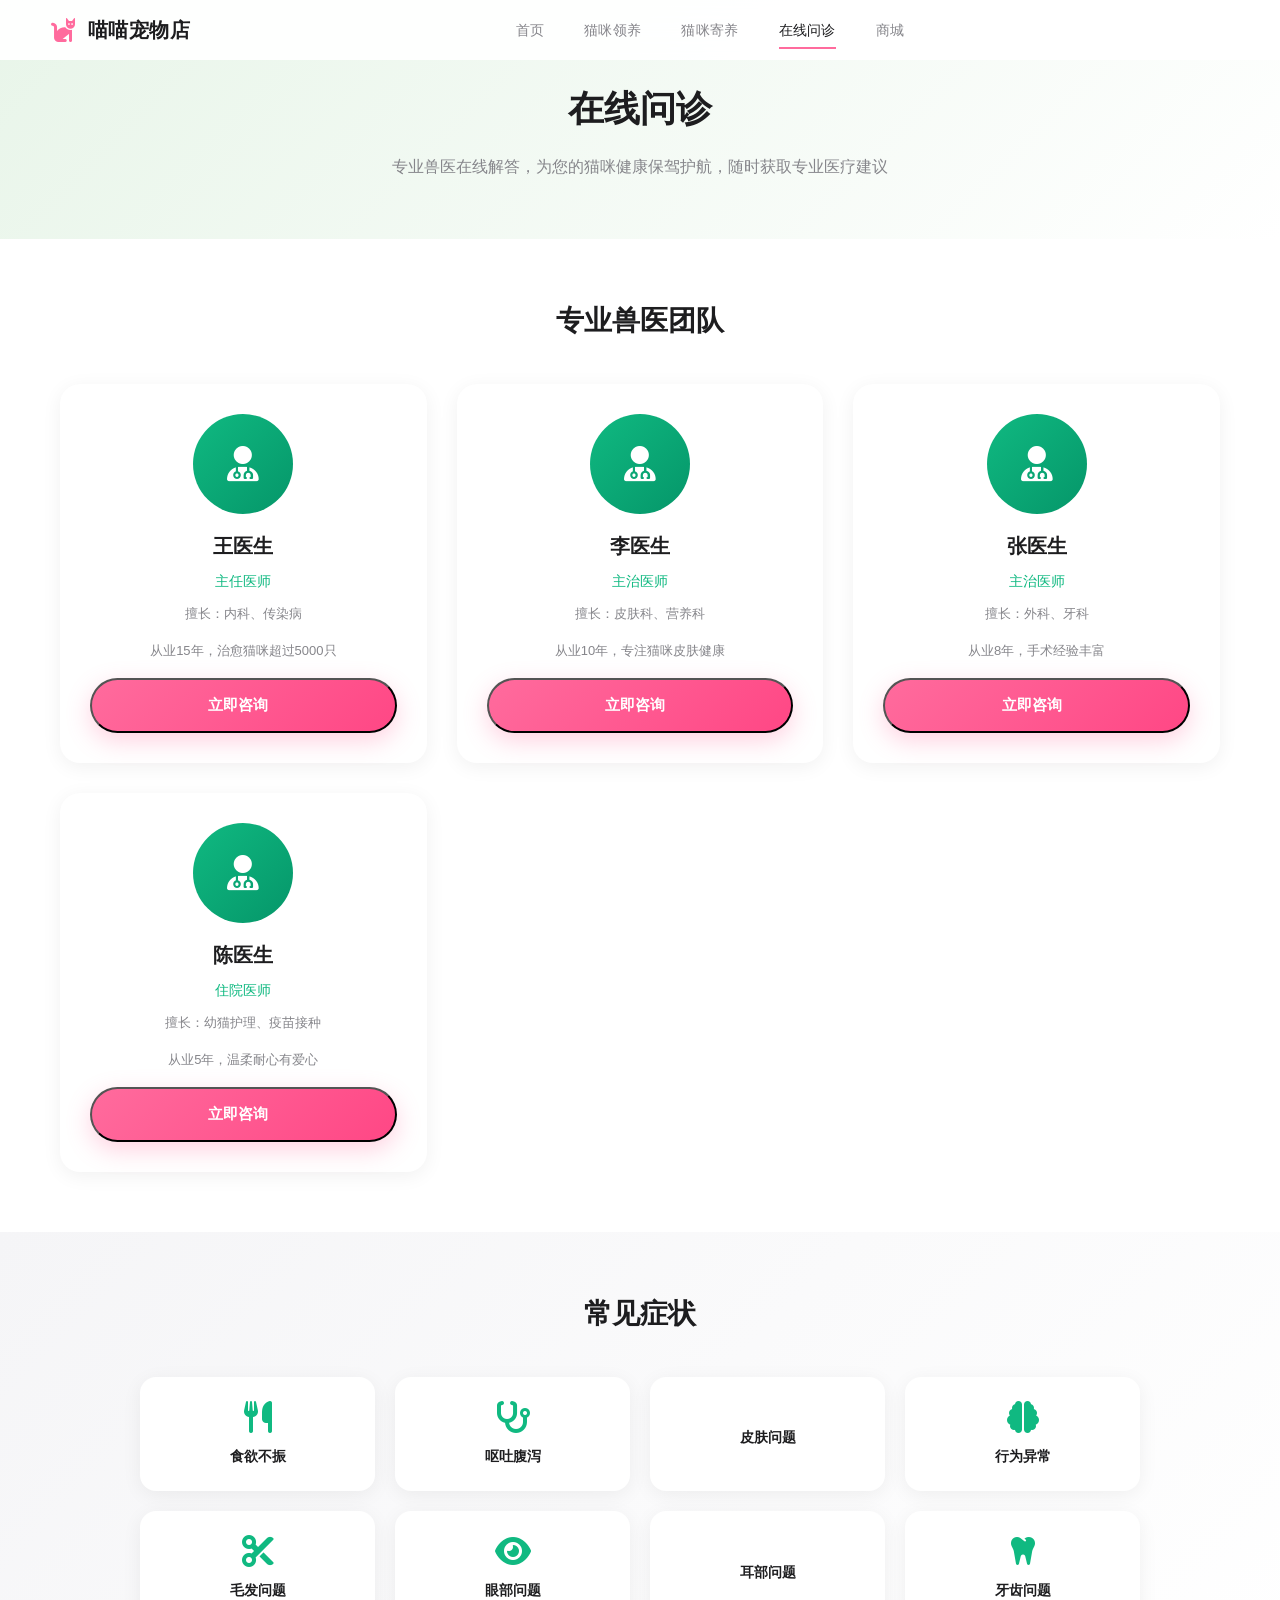
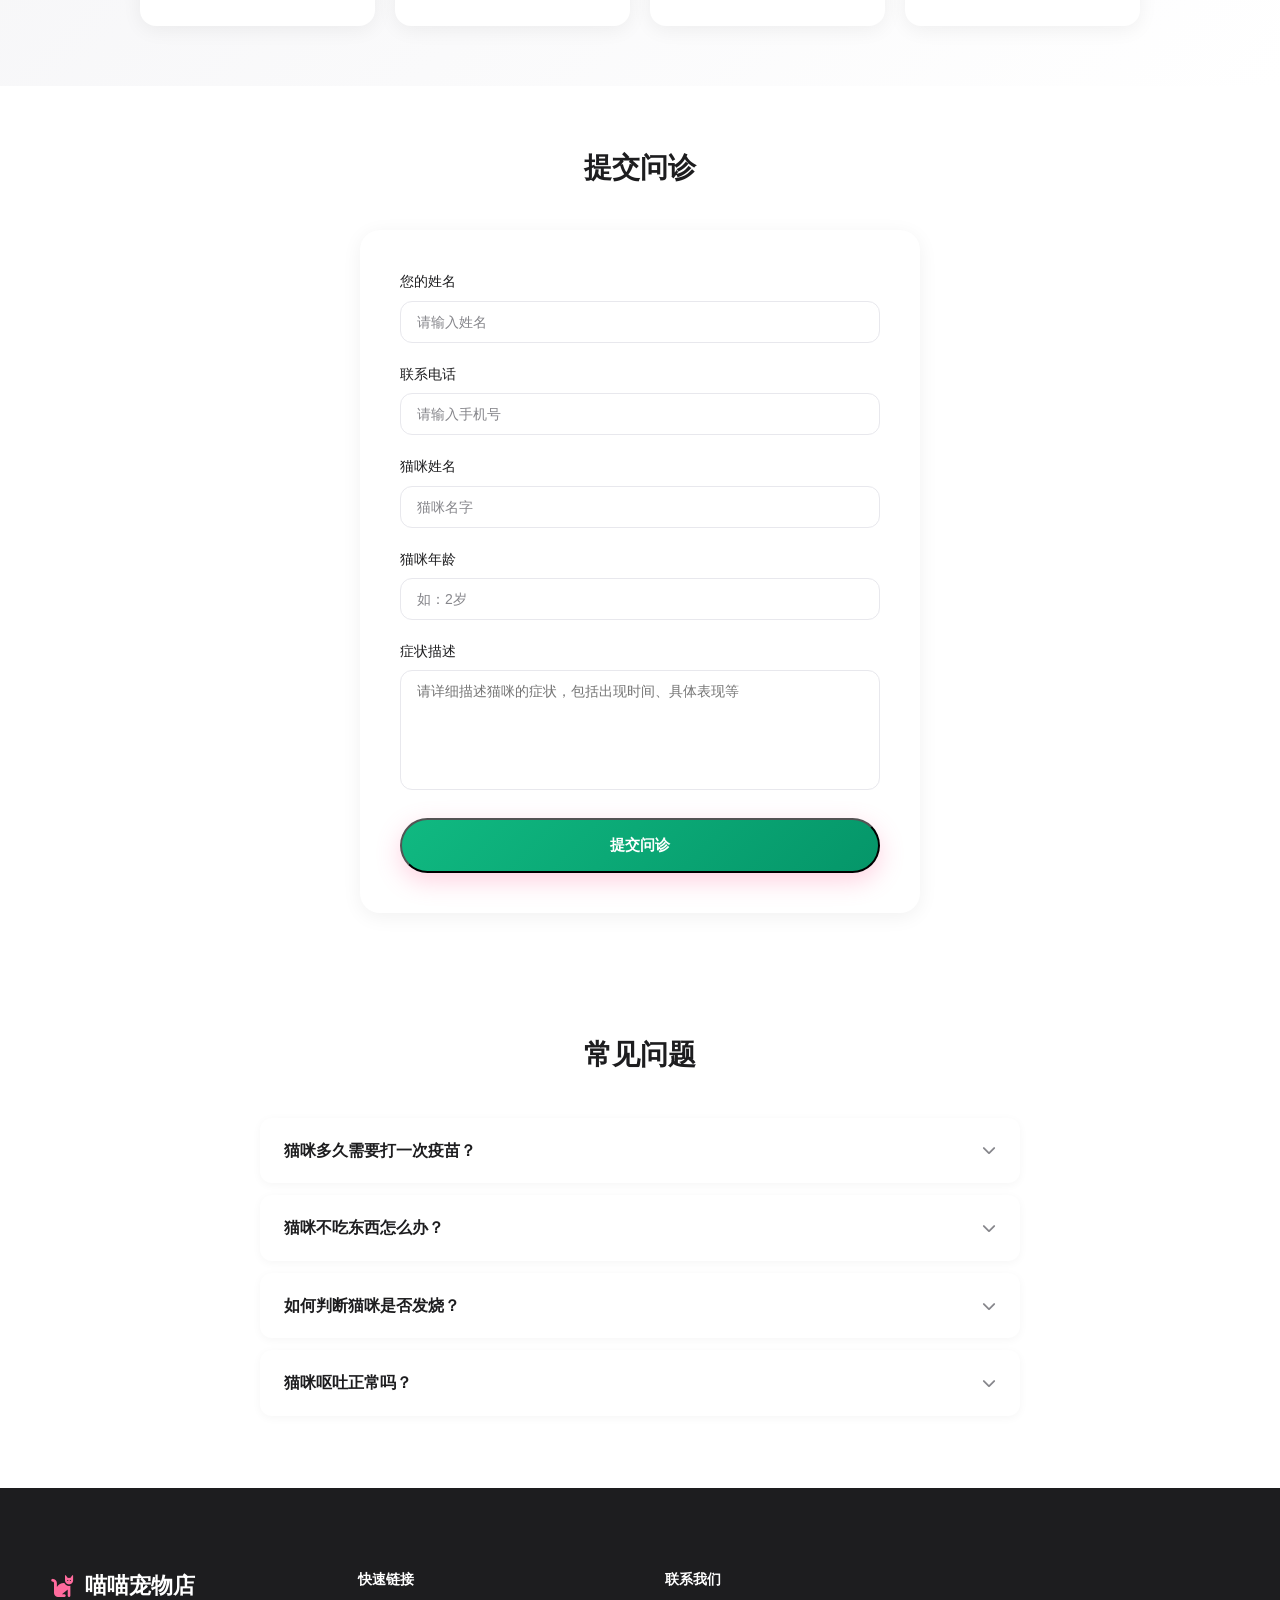
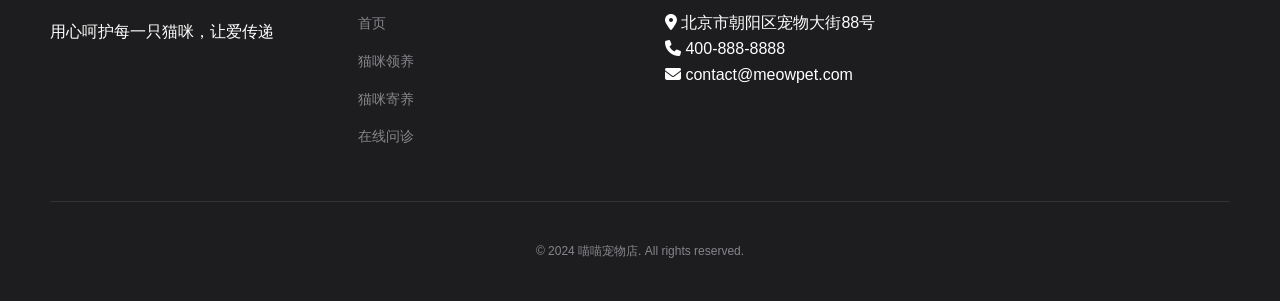
<file: frontend/consult.html>
<!DOCTYPE html>
<html lang="zh-CN">
<head>
    <meta charset="UTF-8">
    <meta name="viewport" content="width=device-width, initial-scale=1.0">
    <title>在线问诊 - 喵喵宠物店</title>
    <link rel="stylesheet" href="https://cdnjs.cloudflare.com/ajax/libs/font-awesome/6.4.0/css/all.min.css">
    <link rel="stylesheet" href="styles.css">
    <style>
        .hero-page {
            background: linear-gradient(135deg, #E8F5E9 0%, #FFFFFF 100%);
            padding: 80px 0 60px;
            text-align: center;
        }

        .hero-page h1 {
            font-size: 36px;
            margin-bottom: 16px;
            color: #1D1D1F;
        }

        .hero-page p {
            color: #86868B;
            font-size: 16px;
            max-width: 600px;
            margin: 0 auto;
        }

        .doctors-section {
            max-width: 1200px;
            margin: 0 auto;
            padding: 60px 20px;
        }

        .doctors-section h2 {
            text-align: center;
            font-size: 28px;
            margin-bottom: 40px;
            color: #1D1D1F;
        }

        .doctors-grid {
            display: grid;
            grid-template-columns: repeat(auto-fill, minmax(280px, 1fr));
            gap: 30px;
        }

        .doctor-card {
            background: white;
            padding: 30px;
            border-radius: 20px;
            box-shadow: 0 4px 20px rgba(0, 0, 0, 0.06);
            text-align: center;
            transition: all 0.3s ease;
        }

        .doctor-card:hover {
            transform: translateY(-8px);
            box-shadow: 0 15px 40px rgba(0, 0, 0, 0.1);
        }

        .doctor-avatar {
            width: 100px;
            height: 100px;
            background: linear-gradient(135deg, #10B981 0%, #059669 100%);
            border-radius: 50%;
            display: flex;
            align-items: center;
            justify-content: center;
            margin: 0 auto 16px;
            font-size: 36px;
            color: white;
        }

        .doctor-card h3 {
            font-size: 20px;
            margin-bottom: 8px;
            color: #1D1D1F;
        }

        .doctor-card .title {
            font-size: 14px;
            color: #10B981;
            margin-bottom: 12px;
        }

        .doctor-card .specialty {
            font-size: 13px;
            color: #86868B;
            margin-bottom: 16px;
        }

        .doctor-card .experience {
            font-size: 13px;
            color: #86868B;
            margin-bottom: 16px;
        }

        .doctor-card .btn-primary {
            width: 100%;
            justify-content: center;
        }

        .symptoms-section {
            background: linear-gradient(135deg, #F5F5F7 0%, #FFFFFF 100%);
            padding: 60px 20px;
        }

        .symptoms-section h2 {
            text-align: center;
            font-size: 28px;
            margin-bottom: 40px;
            color: #1D1D1F;
        }

        .symptoms-grid {
            max-width: 1000px;
            margin: 0 auto;
            display: grid;
            grid-template-columns: repeat(4, 1fr);
            gap: 20px;
        }

        .symptom-item {
            background: white;
            padding: 24px;
            border-radius: 16px;
            box-shadow: 0 4px 20px rgba(0, 0, 0, 0.06);
            text-align: center;
            cursor: pointer;
            transition: all 0.3s ease;
        }

        .symptom-item:hover {
            border-color: #10B981;
            box-shadow: 0 8px 25px rgba(16, 185, 129, 0.15);
        }

        .symptom-item i {
            font-size: 32px;
            color: #10B981;
            margin-bottom: 12px;
        }

        .symptom-item h4 {
            font-size: 14px;
            color: #1D1D1F;
        }

        .consult-form-section {
            max-width: 600px;
            margin: 0 auto;
            padding: 60px 20px;
        }

        .consult-form-section h2 {
            text-align: center;
            font-size: 28px;
            margin-bottom: 40px;
            color: #1D1D1F;
        }

        .consult-form {
            background: white;
            padding: 40px;
            border-radius: 20px;
            box-shadow: 0 4px 20px rgba(0, 0, 0, 0.06);
        }

        .form-group {
            margin-bottom: 20px;
        }

        .form-group label {
            display: block;
            font-size: 14px;
            font-weight: 500;
            margin-bottom: 8px;
            color: #1D1D1F;
        }

        .form-group input,
        .form-group select,
        .form-group textarea {
            width: 100%;
            padding: 12px 16px;
            border: 1px solid #E8E8ED;
            border-radius: 12px;
            font-size: 14px;
            outline: none;
        }

        .form-group input:focus,
        .form-group select:focus,
        .form-group textarea:focus {
            border-color: #10B981;
        }

        .form-group textarea {
            resize: none;
            height: 120px;
        }

        .consult-form .btn-primary {
            width: 100%;
            justify-content: center;
            background: linear-gradient(135deg, #10B981 0%, #059669 100%);
        }

        .consult-form .btn-primary:hover {
            box-shadow: 0 10px 30px rgba(16, 185, 129, 0.3);
        }

        .faq-section {
            max-width: 800px;
            margin: 0 auto;
            padding: 60px 20px;
        }

        .faq-section h2 {
            text-align: center;
            font-size: 28px;
            margin-bottom: 40px;
            color: #1D1D1F;
        }

        .faq-item {
            background: white;
            padding: 20px 24px;
            border-radius: 12px;
            margin-bottom: 12px;
            box-shadow: 0 2px 10px rgba(0, 0, 0, 0.04);
            cursor: pointer;
            transition: all 0.3s ease;
        }

        .faq-item:hover {
            box-shadow: 0 4px 20px rgba(0, 0, 0, 0.08);
        }

        .faq-item.active {
            background: #F0FDF4;
        }

        .faq-header {
            display: flex;
            justify-content: space-between;
            align-items: center;
        }

        .faq-header h4 {
            font-size: 16px;
            color: #1D1D1F;
        }

        .faq-header i {
            font-size: 14px;
            color: #86868B;
            transition: transform 0.3s ease;
        }

        .faq-item.active .faq-header i {
            transform: rotate(180deg);
        }

        .faq-content {
            max-height: 0;
            overflow: hidden;
            transition: max-height 0.3s ease;
        }

        .faq-item.active .faq-content {
            max-height: 200px;
        }

        .faq-content p {
            padding-top: 12px;
            font-size: 14px;
            color: #86868B;
            line-height: 1.6;
        }

        @media (max-width: 768px) {
            .hero-page h1 {
                font-size: 28px;
            }

            .symptoms-grid {
                grid-template-columns: repeat(2, 1fr);
            }
        }
    </style>
</head>
<body>
    <nav class="navbar">
        <div class="nav-container">
            <a href="index.html" class="logo">
                <i class="fas fa-cat"></i>
                <span>喵喵宠物店</span>
            </a>
            <div class="nav-links">
                <a href="index.html" class="nav-link">首页</a>
                <a href="cats.html" class="nav-link">猫咪领养</a>
                <a href="foster.html" class="nav-link">猫咪寄养</a>
                <a href="consult.html" class="nav-link active">在线问诊</a>
                <a href="shop.html" class="nav-link">商城</a>
            </div>
            <div class="nav-actions">
                <div class="nav-toggle" onclick="toggleMenu()">
                    <span></span>
                    <span></span>
                    <span></span>
                </div>
            </div>
        </div>
    </nav>

    <section class="hero-page">
        <h1>在线问诊</h1>
        <p>专业兽医在线解答，为您的猫咪健康保驾护航，随时获取专业医疗建议</p>
    </section>

    <section class="doctors-section">
        <h2>专业兽医团队</h2>
        <div class="doctors-grid">
            <div class="doctor-card">
                <div class="doctor-avatar">
                    <i class="fas fa-user-md"></i>
                </div>
                <h3>王医生</h3>
                <div class="title">主任医师</div>
                <div class="specialty">擅长：内科、传染病</div>
                <div class="experience">从业15年，治愈猫咪超过5000只</div>
                <button class="btn-primary" onclick="startConsult('王医生')">
                    <span>立即咨询</span>
                    <i class="fas fa-message-circle"></i>
                </button>
            </div>

            <div class="doctor-card">
                <div class="doctor-avatar">
                    <i class="fas fa-user-md"></i>
                </div>
                <h3>李医生</h3>
                <div class="title">主治医师</div>
                <div class="specialty">擅长：皮肤科、营养科</div>
                <div class="experience">从业10年，专注猫咪皮肤健康</div>
                <button class="btn-primary" onclick="startConsult('李医生')">
                    <span>立即咨询</span>
                    <i class="fas fa-message-circle"></i>
                </button>
            </div>

            <div class="doctor-card">
                <div class="doctor-avatar">
                    <i class="fas fa-user-md"></i>
                </div>
                <h3>张医生</h3>
                <div class="title">主治医师</div>
                <div class="specialty">擅长：外科、牙科</div>
                <div class="experience">从业8年，手术经验丰富</div>
                <button class="btn-primary" onclick="startConsult('张医生')">
                    <span>立即咨询</span>
                    <i class="fas fa-message-circle"></i>
                </button>
            </div>

            <div class="doctor-card">
                <div class="doctor-avatar">
                    <i class="fas fa-user-md"></i>
                </div>
                <h3>陈医生</h3>
                <div class="title">住院医师</div>
                <div class="specialty">擅长：幼猫护理、疫苗接种</div>
                <div class="experience">从业5年，温柔耐心有爱心</div>
                <button class="btn-primary" onclick="startConsult('陈医生')">
                    <span>立即咨询</span>
                    <i class="fas fa-message-circle"></i>
                </button>
            </div>
        </div>
    </section>

    <section class="symptoms-section">
        <h2>常见症状</h2>
        <div class="symptoms-grid">
            <div class="symptom-item" onclick="selectSymptom('食欲不振')">
                <i class="fas fa-utensils"></i>
                <h4>食欲不振</h4>
            </div>
            <div class="symptom-item" onclick="selectSymptom('呕吐腹泻')">
                <i class="fas fa-stethoscope"></i>
                <h4>呕吐腹泻</h4>
            </div>
            <div class="symptom-item" onclick="selectSymptom('皮肤问题')">
                <i class="fas fa-skin"></i>
                <h4>皮肤问题</h4>
            </div>
            <div class="symptom-item" onclick="selectSymptom('行为异常')">
                <i class="fas fa-brain"></i>
                <h4>行为异常</h4>
            </div>
            <div class="symptom-item" onclick="selectSymptom('毛发问题')">
                <i class="fas fa-scissors"></i>
                <h4>毛发问题</h4>
            </div>
            <div class="symptom-item" onclick="selectSymptom('眼部问题')">
                <i class="fas fa-eye"></i>
                <h4>眼部问题</h4>
            </div>
            <div class="symptom-item" onclick="selectSymptom('耳部问题')">
                <i class="fas fa-ear"></i>
                <h4>耳部问题</h4>
            </div>
            <div class="symptom-item" onclick="selectSymptom('牙齿问题')">
                <i class="fas fa-tooth"></i>
                <h4>牙齿问题</h4>
            </div>
        </div>
    </section>

    <section class="consult-form-section">
        <h2>提交问诊</h2>
        <div class="consult-form">
            <div class="form-group">
                <label>您的姓名</label>
                <input type="text" id="consult-name" placeholder="请输入姓名">
            </div>
            <div class="form-group">
                <label>联系电话</label>
                <input type="text" id="consult-phone" placeholder="请输入手机号">
            </div>
            <div class="form-group">
                <label>猫咪姓名</label>
                <input type="text" id="cat-name" placeholder="猫咪名字">
            </div>
            <div class="form-group">
                <label>猫咪年龄</label>
                <input type="text" id="cat-age" placeholder="如：2岁">
            </div>
            <div class="form-group">
                <label>症状描述</label>
                <textarea id="symptom-desc" placeholder="请详细描述猫咪的症状，包括出现时间、具体表现等"></textarea>
            </div>
            <button class="btn-primary" onclick="submitConsult()">提交问诊</button>
        </div>
    </section>

    <section class="faq-section">
        <h2>常见问题</h2>
        <div class="faq-item" onclick="toggleFaq(this)">
            <div class="faq-header">
                <h4>猫咪多久需要打一次疫苗？</h4>
                <i class="fas fa-chevron-down"></i>
            </div>
            <div class="faq-content">
                <p>幼猫在2-3个月大时开始接种第一针疫苗，之后每隔3-4周接种一次，共接种3针。成年猫每年需要接种一次加强针。具体接种时间请咨询兽医。</p>
            </div>
        </div>
        <div class="faq-item" onclick="toggleFaq(this)">
            <div class="faq-header">
                <h4>猫咪不吃东西怎么办？</h4>
                <i class="fas fa-chevron-down"></i>
            </div>
            <div class="faq-content">
                <p>猫咪不吃东西可能是多种原因引起的，包括生病、应激、食物不喜欢等。如果超过24小时不吃东西，建议及时咨询兽医，尤其是幼猫和肥胖猫咪，长时间禁食可能导致脂肪肝等严重问题。</p>
            </div>
        </div>
        <div class="faq-item" onclick="toggleFaq(this)">
            <div class="faq-header">
                <h4>如何判断猫咪是否发烧？</h4>
                <i class="fas fa-chevron-down"></i>
            </div>
            <div class="faq-content">
                <p>猫咪的正常体温范围是38-39.2摄氏度。可以用体温计测量直肠温度，如果超过39.5摄氏度则属于发烧。发烧的猫咪通常会表现为精神萎靡、食欲下降、耳朵和爪子发烫。</p>
            </div>
        </div>
        <div class="faq-item" onclick="toggleFaq(this)">
            <div class="faq-header">
                <h4>猫咪呕吐正常吗？</h4>
                <i class="fas fa-chevron-down"></i>
            </div>
            <div class="faq-content">
                <p>偶尔呕吐一次且精神状态良好可能是正常的，但如果频繁呕吐、呕吐物带血、伴随腹泻或精神萎靡，就需要及时就医。常见原因包括毛球、饮食不当、肠胃炎等。</p>
            </div>
        </div>
    </section>

    <footer class="footer">
        <div class="footer-content">
            <div class="footer-section">
                <div class="footer-logo">
                    <i class="fas fa-cat"></i>
                    <span>喵喵宠物店</span>
                </div>
                <p>用心呵护每一只猫咪，让爱传递</p>
            </div>
            <div class="footer-section">
                <h4>快速链接</h4>
                <ul>
                    <li><a href="index.html">首页</a></li>
                    <li><a href="cats.html">猫咪领养</a></li>
                    <li><a href="foster.html">猫咪寄养</a></li>
                    <li><a href="consult.html">在线问诊</a></li>
                </ul>
            </div>
            <div class="footer-section">
                <h4>联系我们</h4>
                <p><i class="fas fa-map-marker-alt"></i> 北京市朝阳区宠物大街88号</p>
                <p><i class="fas fa-phone"></i> 400-888-8888</p>
                <p><i class="fas fa-envelope"></i> contact@meowpet.com</p>
            </div>
        </div>
        <div class="footer-bottom">
            <p>&copy; 2024 喵喵宠物店. All rights reserved.</p>
        </div>
    </footer>

    <script>
        document.addEventListener('DOMContentLoaded', function() {
            initNavbar();
        });

        function initNavbar() {
            window.addEventListener('scroll', function() {
                const container = document.querySelector('.nav-container');
                if (window.scrollY > 50) {
                    container.classList.add('scrolled');
                } else {
                    container.classList.remove('scrolled');
                }
            });
        }

        function toggleMenu() {
            document.querySelector('.nav-links').classList.toggle('active');
        }

        function startConsult(doctorName) {
            alert('正在连接' + doctorName + '，请稍候...\n\n咨询功能即将开放，您可以先提交问诊表单，我们会尽快回复。');
        }

        function selectSymptom(symptom) {
            document.getElementById('symptom-desc').value = '猫咪出现' + symptom + '症状，';
        }

        function submitConsult() {
            alert('问诊信息已提交！我们的兽医团队会在24小时内与您联系。');
        }

        function toggleFaq(item) {
            item.classList.toggle('active');
        }
    </script>
</body>
</html>
</file>
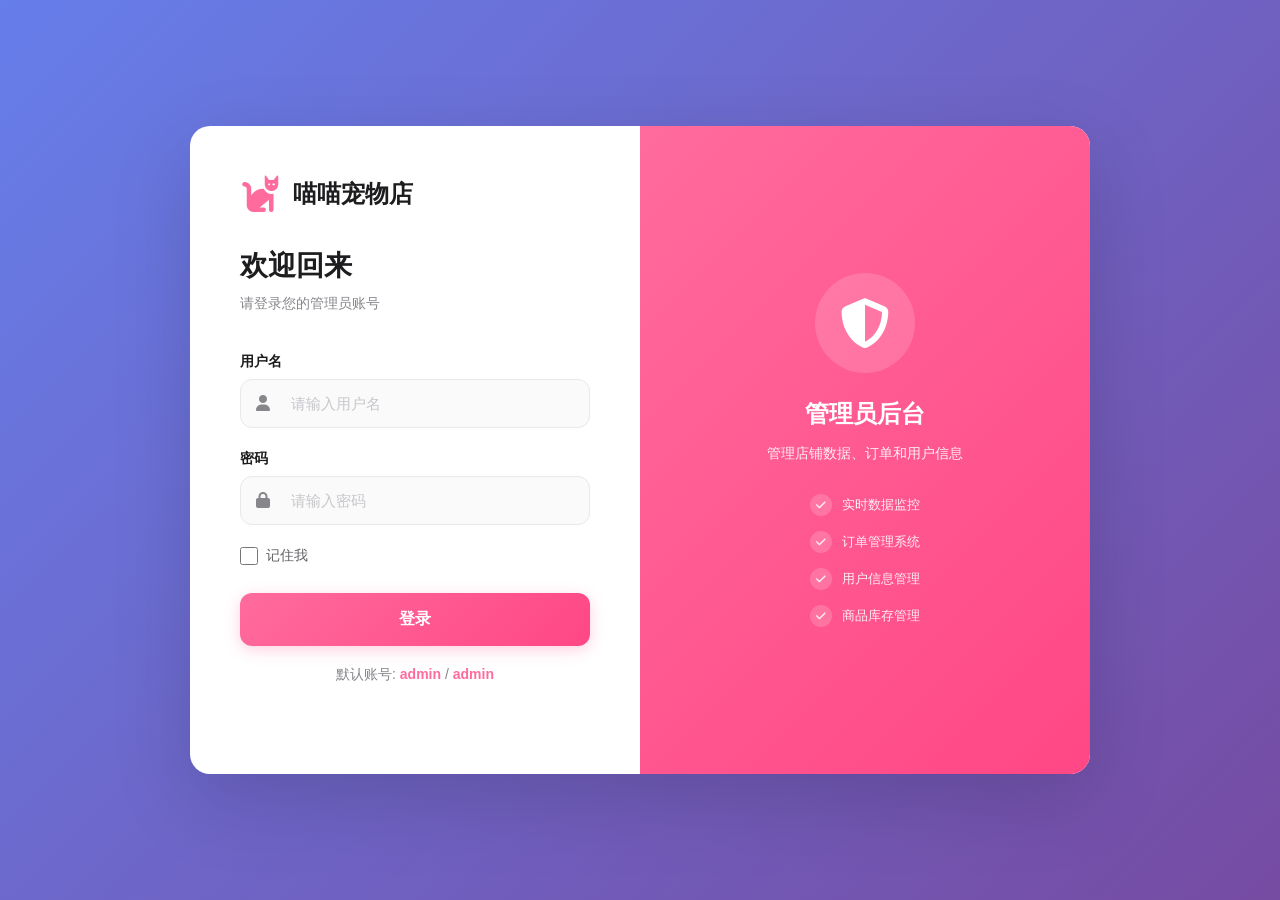
<file: frontend/admin/login.html>
<!DOCTYPE html>
<html lang="zh-CN">
<head>
    <meta charset="UTF-8">
    <meta name="viewport" content="width=device-width, initial-scale=1.0">
    <title>喵喵宠物店 - 管理员登录</title>
    <link rel="stylesheet" href="https://cdnjs.cloudflare.com/ajax/libs/font-awesome/6.4.0/css/all.min.css">
    <style>
        * {
            margin: 0;
            padding: 0;
            box-sizing: border-box;
        }
        
        body {
            font-family: 'Microsoft YaHei', -apple-system, BlinkMacSystemFont, 'Segoe UI', Roboto, sans-serif;
            background: linear-gradient(135deg, #667eea 0%, #764ba2 100%);
            min-height: 100vh;
            display: flex;
            align-items: center;
            justify-content: center;
            padding: 20px;
        }
        
        .login-container {
            display: flex;
            width: 900px;
            max-width: 100%;
            height: auto;
            min-height: 500px;
            background: white;
            border-radius: 20px;
            box-shadow: 0 25px 80px rgba(0, 0, 0, 0.15);
            overflow: hidden;
        }
        
        .login-left {
            flex: 1;
            padding: 50px;
            display: flex;
            flex-direction: column;
        }
        
        .logo-section {
            display: flex;
            align-items: center;
            gap: 12px;
            margin-bottom: 35px;
        }
        
        .logo-section i {
            font-size: 36px;
            color: #FF6B9D;
        }
        
        .logo-section span {
            font-size: 24px;
            font-weight: 700;
            color: #1D1D1F;
        }
        
        .login-left h2 {
            font-size: 28px;
            color: #1D1D1F;
            margin-bottom: 10px;
        }
        
        .login-left p {
            color: #86868B;
            font-size: 14px;
            margin-bottom: 40px;
        }
        
        .form-group {
            margin-bottom: 22px;
        }
        
        .form-group label {
            display: block;
            font-size: 14px;
            font-weight: 600;
            color: #1D1D1F;
            margin-bottom: 8px;
        }
        
        .form-group .input-box {
            position: relative;
        }
        
        .form-group .input-box .icon {
            position: absolute;
            left: 16px;
            top: 50%;
            transform: translateY(-50%);
            font-size: 16px;
            color: #86868B;
        }
        
        .form-group input {
            width: 100%;
            padding: 15px 16px 15px 50px;
            border: 1px solid #E8E8ED;
            border-radius: 12px;
            font-size: 15px;
            transition: all 0.3s ease;
            outline: none;
            background: #FAFAFA;
        }
        
        .form-group input:focus {
            border-color: #FF6B9D;
            box-shadow: 0 0 0 3px rgba(255, 107, 157, 0.08);
            background: white;
        }
        
        .form-group input::placeholder {
            color: #C7C7CC;
        }
        
        .remember-box {
            display: flex;
            align-items: center;
            margin-bottom: 28px;
        }
        
        .remember-box label {
            display: flex;
            align-items: center;
            gap: 8px;
            font-size: 14px;
            color: #636366;
            cursor: pointer;
        }
        
        .remember-box input[type="checkbox"] {
            width: 18px;
            height: 18px;
            accent-color: #FF6B9D;
            padding: 0;
            margin: 0;
        }
        
        .login-btn {
            width: 100%;
            padding: 16px;
            background: linear-gradient(135deg, #FF6B9D 0%, #FF4785 100%);
            border: none;
            border-radius: 12px;
            color: white;
            font-size: 16px;
            font-weight: 600;
            cursor: pointer;
            transition: all 0.3s ease;
            box-shadow: 0 4px 15px rgba(255, 107, 157, 0.3);
        }
        
        .login-btn:hover {
            transform: translateY(-2px);
            box-shadow: 0 8px 25px rgba(255, 107, 157, 0.4);
        }
        
        .hint {
            text-align: center;
            margin-top: 20px;
            color: #86868B;
            font-size: 13px;
        }
        
        .hint strong {
            color: #FF6B9D;
            font-weight: 600;
        }
        
        .login-right {
            flex: 1;
            background: linear-gradient(135deg, #FF6B9D 0%, #FF4785 100%);
            display: flex;
            flex-direction: column;
            align-items: center;
            justify-content: center;
            padding: 50px;
            color: white;
            text-align: center;
        }
        
        .login-right .icon-wrap {
            width: 100px;
            height: 100px;
            background: rgba(255, 255, 255, 0.15);
            border-radius: 50%;
            display: flex;
            align-items: center;
            justify-content: center;
            margin-bottom: 25px;
        }
        
        .login-right .icon-wrap i {
            font-size: 50px;
        }
        
        .login-right h3 {
            font-size: 24px;
            font-weight: 700;
            margin-bottom: 12px;
        }
        
        .login-right p {
            font-size: 14px;
            opacity: 0.9;
            line-height: 1.6;
            margin-bottom: 30px;
        }
        
        .features {
            display: flex;
            flex-direction: column;
            gap: 15px;
        }
        
        .feature-item {
            display: flex;
            align-items: center;
            gap: 10px;
        }
        
        .feature-item .check {
            width: 22px;
            height: 22px;
            background: rgba(255, 255, 255, 0.2);
            border-radius: 50%;
            display: flex;
            align-items: center;
            justify-content: center;
            font-size: 11px;
        }
        
        .feature-item span {
            font-size: 13px;
            opacity: 0.9;
        }
        
        @media (max-width: 768px) {
            .login-container {
                flex-direction: column;
                width: 100%;
            }
            
            .login-left, .login-right {
                padding: 35px 25px;
            }
        }
    </style>
</head>
<body>
    <div class="login-container">
        <div class="login-left">
            <div class="logo-section">
                <i class="fas fa-cat"></i>
                <span>喵喵宠物店</span>
            </div>
            <h2>欢迎回来</h2>
            <p>请登录您的管理员账号</p>
            
            <div class="form-group">
                <label>用户名</label>
                <div class="input-box">
                    <span class="icon"><i class="fas fa-user"></i></span>
                    <input type="text" id="username" placeholder="请输入用户名">
                </div>
            </div>
            
            <div class="form-group">
                <label>密码</label>
                <div class="input-box">
                    <span class="icon"><i class="fas fa-lock"></i></span>
                    <input type="password" id="password" placeholder="请输入密码">
                </div>
            </div>
            
            <div class="remember-box">
                <label>
                    <input type="checkbox">
                    <span>记住我</span>
                </label>
            </div>
            
            <button class="login-btn" onclick="handleLogin()">登录</button>
            
            <p class="hint">默认账号: <strong>admin</strong> / <strong>admin</strong></p>
        </div>
        
        <div class="login-right">
            <div class="icon-wrap">
                <i class="fas fa-shield-alt"></i>
            </div>
            <h3>管理员后台</h3>
            <p>管理店铺数据、订单和用户信息</p>
            
            <div class="features">
                <div class="feature-item">
                    <span class="check"><i class="fas fa-check"></i></span>
                    <span>实时数据监控</span>
                </div>
                <div class="feature-item">
                    <span class="check"><i class="fas fa-check"></i></span>
                    <span>订单管理系统</span>
                </div>
                <div class="feature-item">
                    <span class="check"><i class="fas fa-check"></i></span>
                    <span>用户信息管理</span>
                </div>
                <div class="feature-item">
                    <span class="check"><i class="fas fa-check"></i></span>
                    <span>商品库存管理</span>
                </div>
            </div>
        </div>
    </div>
    
    <script>
        function handleLogin() {
            var username = document.getElementById('username').value;
            var password = document.getElementById('password').value;
            if (username === 'admin' && password === 'admin') {
                window.location.href = 'index.html';
            } else {
                alert('用户名或密码错误');
            }
        }
    </script>
</body>
</html>
</file>
<file: frontend/styles.css>
@font-face {
    font-family: 'Microsoft YaHei';
    src: local('Microsoft YaHei'), local('微软雅黑');
}

:root {
    --primary-color: #FF6B9D;
    --primary-dark: #FF4785;
    --secondary-color: #1D1D1F;
    --text-color: #86868B;
    --bg-light: #F5F5F7;
    --border-color: #E8E8ED;
    --shadow-light: 0 4px 20px rgba(0, 0, 0, 0.06);
    --shadow-medium: 0 10px 40px rgba(0, 0, 0, 0.08);
    --shadow-hero: 0 25px 80px rgba(255, 107, 157, 0.15);
}

* {
    margin: 0;
    padding: 0;
    box-sizing: border-box;
}

html {
    scroll-behavior: smooth;
}

body {
    font-family: 'Microsoft YaHei', -apple-system, BlinkMacSystemFont, 'Segoe UI', Roboto, sans-serif;
    background: #FFFFFF;
    color: var(--secondary-color);
    line-height: 1.6;
    -webkit-font-smoothing: antialiased;
    -moz-osx-font-smoothing: grayscale;
}

.navbar {
    position: fixed;
    top: 0;
    left: 0;
    right: 0;
    z-index: 1000;
    transition: all 0.4s cubic-bezier(0.25, 0.46, 0.45, 0.94);
}

.nav-container {
    display: flex;
    justify-content: space-between;
    align-items: center;
    padding: 14px 50px;
    background: rgba(255, 255, 255, 0.92);
    backdrop-filter: blur(20px);
}

.nav-container.scrolled {
    box-shadow: 0 2px 25px rgba(0, 0, 0, 0.06);
    padding: 10px 50px;
}

.logo {
    display: flex;
    align-items: center;
    gap: 10px;
    text-decoration: none;
    color: var(--secondary-color);
    font-size: 20px;
    font-weight: 600;
    letter-spacing: 0.5px;
}

.logo i {
    font-size: 24px;
    color: var(--primary-color);
}

.nav-links {
    display: flex;
    gap: 40px;
}

.nav-link {
    text-decoration: none;
    color: var(--text-color);
    font-size: 14px;
    font-weight: 500;
    position: relative;
    transition: color 0.3s ease;
    letter-spacing: 0.3px;
}

.nav-link:hover, .nav-link.active {
    color: var(--secondary-color);
}

.nav-link::after {
    content: '';
    position: absolute;
    bottom: -8px;
    left: 0;
    width: 0;
    height: 2px;
    background: var(--primary-color);
    transition: width 0.3s ease;
}

.nav-link:hover::after, .nav-link.active::after {
    width: 100%;
}

.nav-actions {
    display: flex;
    align-items: center;
    gap: 20px;
}

.cart-btn {
    position: relative;
    background: none;
    border: none;
    font-size: 20px;
    cursor: pointer;
    color: var(--secondary-color);
    padding: 8px;
    transition: transform 0.3s ease;
}

.cart-btn:hover {
    transform: scale(1.1);
}

.cart-count {
    position: absolute;
    top: 0;
    right: 0;
    background: var(--primary-color);
    color: white;
    font-size: 10px;
    width: 18px;
    height: 18px;
    border-radius: 50%;
    display: flex;
    align-items: center;
    justify-content: center;
    font-weight: 600;
}

.login-btn {
    padding: 10px 24px;
    background: var(--secondary-color);
    color: white;
    border: none;
    border-radius: 20px;
    font-size: 14px;
    font-weight: 500;
    cursor: pointer;
    transition: all 0.3s cubic-bezier(0.25, 0.46, 0.45, 0.94);
    letter-spacing: 0.5px;
}

.login-btn:hover {
    background: #333;
    transform: translateY(-1px);
    box-shadow: 0 5px 20px rgba(0, 0, 0, 0.15);
}

.admin-link {
    text-decoration: none;
    color: var(--text-color);
    font-size: 14px;
    font-weight: 500;
    padding: 10px 20px;
    border: 1px solid var(--border-color);
    border-radius: 20px;
    transition: all 0.3s ease;
}

.admin-link:hover {
    border-color: var(--secondary-color);
    color: var(--secondary-color);
}

.hamburger {
    display: none;
    font-size: 20px;
    cursor: pointer;
    color: var(--secondary-color);
}

.hero {
    padding: 140px 50px 80px;
    min-height: 100vh;
    display: flex;
    align-items: center;
    background: linear-gradient(180deg, #FFF9FB 0%, #FFFFFF 60%);
    position: relative;
    overflow: hidden;
}

.hero-wrapper {
    display: flex;
    justify-content: space-between;
    align-items: center;
    max-width: 1400px;
    margin: 0 auto;
    width: 100%;
    gap: 80px;
}

.hero-content {
    flex: 1;
    max-width: 600px;
}

.hero-subtitle {
    font-size: 14px;
    color: var(--primary-color);
    font-weight: 600;
    letter-spacing: 2px;
    text-transform: uppercase;
    margin-bottom: 20px;
    animation: fadeInUp 0.8s ease;
}

.hero-content h1 {
    font-size: 52px;
    font-weight: 700;
    line-height: 1.15;
    color: var(--secondary-color);
    margin-bottom: 8px;
    animation: fadeInUp 0.8s ease 0.1s both;
}

.hero-highlight {
    background: linear-gradient(135deg, var(--primary-color), #FF8FAB);
    -webkit-background-clip: text;
    -webkit-text-fill-color: transparent;
    background-clip: text;
}

.hero-desc {
    font-size: 18px;
    color: var(--text-color);
    margin-top: 24px;
    line-height: 1.8;
    animation: fadeInUp 0.8s ease 0.2s both;
}

.hero-buttons {
    display: flex;
    gap: 20px;
    margin-top: 40px;
    animation: fadeInUp 0.8s ease 0.3s both;
}

.btn-primary {
    display: flex;
    align-items: center;
    gap: 10px;
    padding: 16px 36px;
    background: linear-gradient(135deg, var(--primary-color), var(--primary-dark));
    color: white;
    text-decoration: none;
    border-radius: 28px;
    font-weight: 600;
    font-size: 15px;
    transition: all 0.4s cubic-bezier(0.25, 0.46, 0.45, 0.94);
    box-shadow: 0 8px 25px rgba(255, 107, 157, 0.3);
}

.btn-primary:hover {
    transform: translateY(-3px);
    box-shadow: 0 12px 35px rgba(255, 107, 157, 0.4);
}

.btn-primary:hover i {
    transform: translateX(5px);
}

.btn-primary i {
    transition: transform 0.3s ease;
}

.btn-secondary {
    padding: 16px 36px;
    background: transparent;
    color: var(--secondary-color);
    text-decoration: none;
    border: 2px solid var(--border-color);
    border-radius: 28px;
    font-weight: 600;
    font-size: 15px;
    transition: all 0.4s cubic-bezier(0.25, 0.46, 0.45, 0.94);
}

.btn-secondary:hover {
    border-color: var(--secondary-color);
    background: var(--secondary-color);
    color: white;
}

.hero-visual {
    flex: 1;
    position: relative;
    display: flex;
    justify-content: center;
}

.hero-image-container {
    position: relative;
    animation: float 6s ease-in-out infinite;
}

.hero-image-container img {
    width: 450px;
    height: 450px;
    border-radius: 50%;
    object-fit: cover;
    box-shadow: var(--shadow-hero);
}

.hero-decoration {
    position: absolute;
    top: 50%;
    left: 50%;
    transform: translate(-50%, -50%);
    width: 600px;
    height: 600px;
    background: radial-gradient(circle, rgba(255, 107, 157, 0.1) 0%, transparent 70%);
    border-radius: 50%;
    animation: pulse 4s ease-in-out infinite;
}

@keyframes fadeInUp {
    from {
        opacity: 0;
        transform: translateY(30px);
    }
    to {
        opacity: 1;
        transform: translateY(0);
    }
}

@keyframes float {
    0%, 100% { transform: translateY(0); }
    50% { transform: translateY(-15px); }
}

@keyframes pulse {
    0%, 100% {
        transform: translate(-50%, -50%) scale(1);
        opacity: 0.5;
    }
    50% {
        transform: translate(-50%, -50%) scale(1.1);
        opacity: 0.8;
    }
}

.section-header {
    text-align: center;
    margin-bottom: 56px;
}

.section-header .section-tag {
    font-size: 12px;
    color: var(--primary-color);
    font-weight: 600;
    letter-spacing: 2px;
    text-transform: uppercase;
    display: block;
    margin-bottom: 12px;
}

.section-header h2 {
    font-size: 36px;
    font-weight: 600;
    color: var(--secondary-color);
    margin-bottom: 14px;
}

.section-header p {
    font-size: 16px;
    color: var(--text-color);
}

.services {
    padding: 100px 50px;
    background: var(--bg-light);
}

.services-grid {
    display: grid;
    grid-template-columns: repeat(4, 1fr);
    gap: 28px;
    max-width: 1300px;
    margin: 0 auto;
}

.service-card {
    background: white;
    padding: 36px;
    border-radius: 24px;
    text-align: center;
    transition: all 0.4s cubic-bezier(0.25, 0.46, 0.45, 0.94);
    border: 1px solid transparent;
    text-decoration: none;
    color: inherit;
    display: block;
}

.service-card:hover {
    transform: translateY(-10px);
    box-shadow: var(--shadow-medium);
    border-color: var(--border-color);
}

.service-card:hover .service-icon-wrapper {
    transform: scale(1.1);
    background: linear-gradient(135deg, var(--primary-color), var(--primary-dark));
    color: white;
}

.service-icon-wrapper {
    width: 70px;
    height: 70px;
    margin: 0 auto 24px;
    background: linear-gradient(135deg, rgba(255, 107, 157, 0.1), rgba(255, 107, 157, 0.05));
    border-radius: 20px;
    display: flex;
    align-items: center;
    justify-content: center;
    font-size: 28px;
    color: var(--primary-color);
    transition: all 0.3s ease;
}

.service-card h3 {
    font-size: 18px;
    font-weight: 600;
    color: var(--secondary-color);
    margin-bottom: 12px;
}

.service-card p {
    font-size: 14px;
    color: var(--text-color);
    line-height: 1.7;
    margin-bottom: 20px;
}

.service-link {
    color: var(--primary-color);
    text-decoration: none;
    font-size: 14px;
    font-weight: 600;
    position: relative;
}

.service-link::after {
    content: '';
    position: absolute;
    bottom: -4px;
    left: 0;
    width: 0;
    height: 2px;
    background: var(--primary-color);
    transition: width 0.3s ease;
}

.service-link:hover::after {
    width: 100%;
}

.cats {
    padding: 100px 50px;
    background: white;
}

.cats-grid {
    display: grid;
    grid-template-columns: repeat(3, 1fr);
    gap: 32px;
    max-width: 1300px;
    margin: 0 auto;
}

.cat-card {
    background: white;
    border-radius: 28px;
    overflow: hidden;
    transition: all 0.4s cubic-bezier(0.25, 0.46, 0.45, 0.94);
    box-shadow: var(--shadow-light);
}

.cat-card:hover {
    transform: translateY(-12px);
    box-shadow: var(--shadow-medium);
}

.cat-card:hover .cat-image-wrapper img {
    transform: scale(1.08);
}

.cat-image-wrapper {
    position: relative;
    width: 100%;
    height: 320px;
    overflow: hidden;
}

.cat-image-wrapper img {
    width: 100%;
    height: 100%;
    object-fit: cover;
    transition: transform 0.6s cubic-bezier(0.25, 0.46, 0.45, 0.94);
}

.cat-badge {
    position: absolute;
    top: 20px;
    left: 20px;
    padding: 8px 18px;
    border-radius: 20px;
    font-size: 12px;
    font-weight: 600;
    letter-spacing: 0.5px;
}

.cat-badge.premium {
    background: linear-gradient(135deg, var(--primary-color), var(--primary-dark));
    color: white;
}

.cat-badge.hot {
    background: linear-gradient(135deg, #FF6B6B, #FF8E53);
    color: white;
}

.cat-info {
    padding: 28px;
}

.cat-title-row {
    display: flex;
    justify-content: space-between;
    align-items: center;
    margin-bottom: 8px;
}

.cat-info h3 {
    font-size: 22px;
    font-weight: 600;
    color: var(--secondary-color);
}

.cat-age {
    font-size: 13px;
    color: var(--text-color);
    padding: 6px 14px;
    background: var(--bg-light);
    border-radius: 12px;
}

.cat-breed {
    font-size: 14px;
    color: var(--primary-color);
    font-weight: 500;
    margin-bottom: 12px;
}

.cat-desc {
    font-size: 14px;
    color: var(--text-color);
    line-height: 1.6;
    margin-bottom: 16px;
}

.cat-details {
    display: flex;
    gap: 16px;
    margin-bottom: 20px;
}

.detail-item {
    display: flex;
    align-items: center;
    gap: 6px;
    font-size: 13px;
    color: var(--text-color);
}

.cat-action {
    display: flex;
    justify-content: space-between;
    align-items: center;
}

.cat-price {
    font-size: 28px;
    font-weight: 700;
    color: var(--secondary-color);
}

.adopt-btn {
    padding: 12px 28px;
    background: linear-gradient(135deg, var(--primary-color), var(--primary-dark));
    color: white;
    border: none;
    border-radius: 16px;
    font-size: 14px;
    font-weight: 600;
    cursor: pointer;
    transition: all 0.3s cubic-bezier(0.25, 0.46, 0.45, 0.94);
}

.adopt-btn:hover {
    transform: translateY(-2px);
    box-shadow: 0 8px 20px rgba(255, 107, 157, 0.3);
}

.shop {
    padding: 100px 50px;
    background: var(--bg-light);
}

.shop-filters {
    display: flex;
    justify-content: center;
    gap: 14px;
    margin-bottom: 48px;
}

.filter-btn {
    padding: 12px 28px;
    background: white;
    border: 1px solid var(--border-color);
    border-radius: 24px;
    font-size: 14px;
    font-weight: 500;
    cursor: pointer;
    transition: all 0.3s cubic-bezier(0.25, 0.46, 0.45, 0.94);
    color: var(--text-color);
}

.filter-btn.active, .filter-btn:hover {
    background: var(--secondary-color);
    color: white;
    border-color: var(--secondary-color);
}

.products-grid {
    display: grid;
    grid-template-columns: repeat(4, 1fr);
    gap: 24px;
    max-width: 1300px;
    margin: 0 auto;
}

.product-card {
    background: white;
    border-radius: 20px;
    overflow: hidden;
    transition: all 0.4s cubic-bezier(0.25, 0.46, 0.45, 0.94);
}

.product-card:hover {
    transform: translateY(-8px);
    box-shadow: var(--shadow-medium);
}

.product-card:hover .product-image-wrapper img {
    transform: scale(1.05);
}

.product-card.hidden {
    display: none;
}

.product-image-wrapper {
    width: 100%;
    height: 220px;
    overflow: hidden;
}

.product-image-wrapper img {
    width: 100%;
    height: 100%;
    object-fit: cover;
    transition: transform 0.5s ease;
}

.product-info {
    padding: 20px;
}

.product-info h3 {
    font-size: 16px;
    font-weight: 600;
    color: var(--secondary-color);
    margin-bottom: 8px;
}

.product-desc {
    font-size: 13px;
    color: var(--text-color);
    margin-bottom: 16px;
}

.product-bottom {
    display: flex;
    justify-content: space-between;
    align-items: center;
}

.product-price {
    font-size: 22px;
    font-weight: 700;
    color: var(--secondary-color);
}

.add-cart-btn {
    width: 40px;
    height: 40px;
    background: var(--secondary-color);
    color: white;
    border: none;
    border-radius: 12px;
    font-size: 16px;
    cursor: pointer;
    transition: all 0.3s cubic-bezier(0.25, 0.46, 0.45, 0.94);
}

.add-cart-btn:hover {
    background: var(--primary-color);
    transform: scale(1.1);
}

.about {
    padding: 100px 50px;
    background: white;
}

.about-wrapper {
    display: flex;
    justify-content: space-between;
    align-items: center;
    gap: 80px;
    max-width: 1300px;
    margin: 0 auto;
}

.about-content {
    flex: 1;
}

.about-content .section-tag {
    font-size: 12px;
    color: var(--primary-color);
    font-weight: 600;
    letter-spacing: 2px;
    text-transform: uppercase;
    display: block;
    margin-bottom: 12px;
}

.about-content h2 {
    font-size: 36px;
    font-weight: 600;
    color: var(--secondary-color);
    margin-bottom: 20px;
}

.about-content p {
    font-size: 16px;
    color: var(--text-color);
    line-height: 1.8;
    margin-bottom: 16px;
}

.about-stats {
    display: flex;
    gap: 60px;
    margin-top: 40px;
}

.stat {
    text-align: left;
}

.stat-number {
    display: block;
    font-size: 42px;
    font-weight: 700;
    color: var(--secondary-color);
    margin-bottom: 8px;
}

.stat-label {
    font-size: 14px;
    color: var(--text-color);
}

.about-image-wrapper {
    flex: 1;
    border-radius: 24px;
    overflow: hidden;
    box-shadow: var(--shadow-medium);
}

.about-image-wrapper img {
    width: 100%;
    height: 400px;
    object-fit: cover;
    border-radius: 24px;
}

footer {
    background: var(--secondary-color);
    color: white;
    padding: 80px 50px 40px;
}

.footer-content {
    display: grid;
    grid-template-columns: repeat(4, 1fr);
    gap: 50px;
    max-width: 1300px;
    margin: 0 auto;
    padding-bottom: 40px;
    border-bottom: 1px solid #333;
}

.footer-section {
    flex: 1;
}

.footer-section.brand p {
    color: #86868B;
    font-size: 14px;
    line-height: 1.6;
    margin-bottom: 20px;
}

.footer-section h4 {
    font-size: 14px;
    font-weight: 600;
    margin-bottom: 20px;
    color: white;
}

.footer-section ul {
    list-style: none;
}

.footer-section ul li {
    margin-bottom: 12px;
}

.footer-section ul li a {
    color: #86868B;
    text-decoration: none;
    font-size: 14px;
    transition: color 0.3s ease;
}

.footer-section ul li a:hover {
    color: white;
}

.footer-logo {
    display: flex;
    align-items: center;
    gap: 10px;
    text-decoration: none;
    color: white;
    font-size: 22px;
    font-weight: 600;
    margin-bottom: 16px;
}

.footer-logo i {
    color: var(--primary-color);
}

.social-links {
    display: flex;
    gap: 12px;
}

.social-links a {
    width: 40px;
    height: 40px;
    background: rgba(255, 255, 255, 0.1);
    border-radius: 50%;
    display: flex;
    align-items: center;
    justify-content: center;
    color: #86868B;
    text-decoration: none;
    transition: all 0.3s ease;
}

.social-links a:hover {
    background: var(--primary-color);
    color: white;
}

.footer-bottom {
    text-align: center;
    padding-top: 40px;
    color: #86868B;
    font-size: 12px;
}

.modal-overlay {
    display: none;
    position: fixed;
    top: 0;
    left: 0;
    width: 100%;
    height: 100%;
    background: rgba(0, 0, 0, 0.5);
    backdrop-filter: blur(10px);
    justify-content: center;
    align-items: center;
    z-index: 2000;
    animation: fadeIn 0.3s ease;
}

.modal-overlay.active {
    display: flex;
}

@keyframes fadeIn {
    from { opacity: 0; }
    to { opacity: 1; }
}

.modal-content {
    background: white;
    border-radius: 28px;
    width: 90%;
    max-width: 420px;
    overflow: hidden;
    animation: slideUp 0.4s cubic-bezier(0.25, 0.46, 0.45, 0.94);
}

@keyframes slideUp {
    from {
        opacity: 0;
        transform: translateY(30px);
    }
    to {
        opacity: 1;
        transform: translateY(0);
    }
}

.modal-header {
    display: flex;
    justify-content: space-between;
    align-items: center;
    padding: 24px 28px;
    border-bottom: 1px solid var(--border-color);
}

.modal-header h3 {
    font-size: 20px;
    font-weight: 600;
    color: var(--secondary-color);
}

.close-modal {
    background: none;
    border: none;
    font-size: 28px;
    cursor: pointer;
    color: var(--text-color);
    padding: 4px;
    transition: color 0.3s ease;
}

.close-modal:hover {
    color: var(--secondary-color);
}

.modal-body {
    padding: 28px;
}

.login-tabs {
    display: flex;
    margin-bottom: 24px;
    border-bottom: 1px solid var(--border-color);
}

.tab-btn {
    flex: 1;
    padding: 14px;
    background: none;
    border: none;
    font-size: 15px;
    font-weight: 500;
    cursor: pointer;
    color: var(--text-color);
    position: relative;
    transition: color 0.3s ease;
}

.tab-btn.active {
    color: var(--secondary-color);
}

.tab-btn.active::after {
    content: '';
    position: absolute;
    bottom: 0;
    left: 0;
    width: 100%;
    height: 2px;
    background: var(--secondary-color);
}

.form-group {
    margin-bottom: 20px;
}

.form-group input {
    width: 100%;
    padding: 14px 16px;
    border: 1px solid var(--border-color);
    border-radius: 14px;
    font-size: 15px;
    outline: none;
    transition: all 0.3s ease;
    font-family: inherit;
}

.form-group input:focus {
    border-color: var(--primary-color);
    box-shadow: 0 0 0 3px rgba(255, 107, 157, 0.1);
}

.form-group input::placeholder {
    color: var(--text-color);
}

.submit-btn {
    width: 100%;
    padding: 14px;
    background: var(--secondary-color);
    color: white;
    border: none;
    border-radius: 14px;
    font-size: 15px;
    font-weight: 600;
    cursor: pointer;
    transition: all 0.3s cubic-bezier(0.25, 0.46, 0.45, 0.94);
}

.submit-btn:hover {
    background: #333;
    transform: translateY(-1px);
}

.cart-items {
    max-height: 320px;
    overflow-y: auto;
    margin-bottom: 20px;
}

.cart-item {
    display: flex;
    justify-content: space-between;
    align-items: center;
    padding: 16px 0;
    border-bottom: 1px solid var(--border-color);
}

.cart-item:last-child {
    border-bottom: none;
}

.cart-item-info h4 {
    font-size: 15px;
    font-weight: 600;
    color: var(--secondary-color);
    margin-bottom: 4px;
}

.cart-item-info p {
    font-size: 13px;
    color: var(--text-color);
}

.cart-item-controls {
    display: flex;
    align-items: center;
    gap: 16px;
}

.cart-item-price {
    font-size: 16px;
    font-weight: 600;
    color: var(--secondary-color);
    min-width: 70px;
    text-align: right;
}

.quantity-control {
    display: flex;
    align-items: center;
    background: var(--light-bg);
    border-radius: 8px;
    overflow: hidden;
}

.qty-btn {
    width: 32px;
    height: 32px;
    border: none;
    background: transparent;
    font-size: 18px;
    font-weight: 600;
    color: var(--secondary-color);
    cursor: pointer;
    transition: all 0.2s ease;
    display: flex;
    align-items: center;
    justify-content: center;
}

.qty-btn:hover {
    background: rgba(255, 107, 157, 0.1);
    color: var(--primary-color);
}

.qty-value {
    min-width: 36px;
    text-align: center;
    font-size: 14px;
    font-weight: 600;
    color: var(--secondary-color);
}

.remove-btn {
    width: 32px;
    height: 32px;
    border: none;
    background: var(--light-bg);
    border-radius: 8px;
    color: #FF4757;
    cursor: pointer;
    transition: all 0.2s ease;
    display: flex;
    align-items: center;
    justify-content: center;
}

.remove-btn:hover {
    background: rgba(255, 71, 87, 0.1);
    transform: scale(1.1);
}

.cart-empty {
    text-align: center;
    padding: 50px;
    color: var(--text-color);
}

.empty-cart {
    text-align: center;
    padding: 50px;
    color: var(--text-color);
}

.empty-cart i {
    font-size: 56px;
    margin-bottom: 16px;
    opacity: 0.5;
}

.cart-total {
    display: flex;
    justify-content: space-between;
    align-items: center;
    padding: 20px;
    background: var(--bg-light);
    border-radius: 16px;
    font-size: 18px;
    font-weight: 600;
    margin-bottom: 20px;
}

.checkout-btn {
    width: 100%;
    padding: 14px;
    background: linear-gradient(135deg, var(--primary-color), var(--primary-dark));
    color: white;
    border: none;
    border-radius: 14px;
    font-size: 15px;
    font-weight: 600;
    cursor: pointer;
    transition: all 0.3s cubic-bezier(0.25, 0.46, 0.45, 0.94);
}

.checkout-btn:hover {
    transform: translateY(-2px);
    box-shadow: 0 8px 20px rgba(255, 107, 157, 0.3);
}

@media (max-width: 1200px) {
    .services-grid {
        grid-template-columns: repeat(2, 1fr);
    }
    .products-grid {
        grid-template-columns: repeat(3, 1fr);
    }
}

@media (max-width: 1024px) {
    .hero-wrapper {
        flex-direction: column;
        text-align: center;
        gap: 60px;
    }
    .hero-content {
        max-width: 100%;
    }
    .hero-content h1 {
        font-size: 42px;
    }
    .hero-image-container img {
        width: 380px;
        height: 380px;
    }
    .cats-grid {
        grid-template-columns: repeat(2, 1fr);
    }
    .about-wrapper {
        flex-direction: column;
        text-align: center;
        gap: 40px;
    }
    .about-stats {
        justify-content: center;
    }
}

@media (max-width: 768px) {
    .nav-links {
        display: none;
    }
    .admin-link {
        display: none;
    }
    .hamburger {
        display: block;
    }
    .nav-container {
        padding: 12px 24px;
    }
    .nav-container.scrolled {
        padding: 10px 24px;
    }
    .hero {
        padding: 120px 24px 60px;
    }
    .hero-content h1 {
        font-size: 32px;
    }
    .hero-desc {
        font-size: 16px;
    }
    .hero-buttons {
        flex-direction: column;
        align-items: center;
    }
    .hero-image-container img {
        width: 280px;
        height: 280px;
    }
    .services {
        padding: 60px 24px;
    }
    .services-grid {
        grid-template-columns: 1fr;
    }
    .cats {
        padding: 60px 24px;
    }
    .cats-grid {
        grid-template-columns: 1fr;
    }
    .cat-image-wrapper {
        height: 280px;
    }
    .shop {
        padding: 60px 24px;
    }
    .products-grid {
        grid-template-columns: repeat(2, 1fr);
    }
    .about {
        padding: 60px 24px;
    }
    .about-image-wrapper img {
        height: 280px;
    }
    .footer-content {
        grid-template-columns: repeat(2, 1fr);
        gap: 30px;
    }
}

@media (max-width: 480px) {
    .products-grid {
        grid-template-columns: 1fr;
    }
    .footer-content {
        grid-template-columns: 1fr;
    }
    .about-stats {
        flex-direction: column;
        gap: 20px;
    }
}

.admin-layout {
    display: flex;
    min-height: 100vh;
    background: var(--bg-light);
}

.sidebar {
    width: 240px;
    background: var(--secondary-color);
    color: white;
    padding: 24px;
    position: fixed;
    height: 100vh;
}

.sidebar-header {
    display: flex;
    align-items: center;
    gap: 8px;
    padding-bottom: 24px;
    border-bottom: 1px solid #333;
    margin-bottom: 24px;
}

.sidebar-header i {
    font-size: 24px;
    color: var(--primary-color);
}

.sidebar-header span {
    font-size: 18px;
    font-weight: 600;
}

.sidebar-menu {
    list-style: none;
}

.sidebar-menu li {
    margin-bottom: 4px;
}

.sidebar-menu li a {
    display: flex;
    align-items: center;
    gap: 12px;
    padding: 12px 16px;
    color: #86868B;
    text-decoration: none;
    border-radius: 10px;
    transition: all 0.3s ease;
}

.sidebar-menu li a:hover, .sidebar-menu li a.active {
    background: #333;
    color: white;
}

.sidebar-menu li a i {
    width: 20px;
}

.logout-link {
    display: flex;
    align-items: center;
    gap: 12px;
    padding: 12px 16px;
    color: var(--primary-color);
    text-decoration: none;
    border-radius: 10px;
    margin-top: 24px;
    transition: all 0.3s ease;
}

.logout-link:hover {
    background: rgba(255, 107, 157, 0.2);
}

.main-content {
    flex: 1;
    margin-left: 240px;
    min-height: 100vh;
}

.top-bar {
    background: white;
    padding: 16px 32px;
    display: flex;
    justify-content: space-between;
    align-items: center;
    box-shadow: 0 2px 10px rgba(0, 0, 0, 0.05);
}

.top-bar h1 {
    font-size: 20px;
    font-weight: 600;
    color: var(--secondary-color);
}

.user-info {
    display: flex;
    align-items: center;
    gap: 12px;
}

.user-avatar {
    width: 40px;
    height: 40px;
    border-radius: 50%;
    background: var(--primary-color);
    display: flex;
    align-items: center;
    justify-content: center;
    color: white;
    font-weight: 600;
}

.content-area {
    padding: 32px;
}

.dashboard-cards {
    display: grid;
    grid-template-columns: repeat(4, 1fr);
    gap: 24px;
    margin-bottom: 32px;
}

.dash-card {
    background: white;
    padding: 24px;
    border-radius: 16px;
    display: flex;
    justify-content: space-between;
    align-items: center;
}

.dash-card-info {
    flex: 1;
}

.dash-card-title {
    font-size: 14px;
    color: var(--text-color);
    margin-bottom: 8px;
}

.dash-card-value {
    font-size: 32px;
    font-weight: 700;
    color: var(--secondary-color);
}

.dash-card-icon {
    width: 60px;
    height: 60px;
    border-radius: 16px;
    display: flex;
    align-items: center;
    justify-content: center;
    font-size: 24px;
}

.dash-card-icon.cats {
    background: linear-gradient(135deg, #FFB6C1, #FF69B4);
    color: white;
}

.dash-card-icon.orders {
    background: linear-gradient(135deg, #87CEEB, #4169E1);
    color: white;
}

.dash-card-icon.users {
    background: linear-gradient(135deg, #98FB98, #32CD32);
    color: white;
}

.dash-card-icon.revenue {
    background: linear-gradient(135deg, #DDA0DD, #9370DB);
    color: white;
}

.section-header {
    display: flex;
    justify-content: space-between;
    align-items: center;
    margin-bottom: 20px;
}

.section-title {
    font-size: 18px;
    font-weight: 600;
    color: var(--secondary-color);
}

.add-btn {
    display: flex;
    align-items: center;
    gap: 8px;
    padding: 10px 20px;
    background: var(--primary-color);
    color: white;
    text-decoration: none;
    border-radius: 20px;
    font-size: 14px;
    font-weight: 500;
    transition: all 0.3s ease;
}

.add-btn:hover {
    background: var(--primary-dark);
}

.data-table {
    background: white;
    border-radius: 16px;
    overflow: hidden;
}

.data-table table {
    width: 100%;
    border-collapse: collapse;
}

.data-table th {
    text-align: left;
    padding: 16px 20px;
    background: var(--bg-light);
    color: var(--text-color);
    font-weight: 500;
    font-size: 14px;
}

.data-table td {
    padding: 16px 20px;
    border-bottom: 1px solid #F0F0F0;
}

.data-table tr:hover {
    background: var(--bg-light);
}

.status-badge {
    display: inline-block;
    padding: 6px 14px;
    border-radius: 15px;
    font-size: 12px;
    font-weight: 500;
}

.status-badge.pending {
    background: #FFF3CD;
    color: #856404;
}

.status-badge.completed {
    background: #D4EDDA;
    color: #155724;
}

.status-badge.cancelled {
    background: #F8D7DA;
    color: #721C24;
}

.status-badge.processing {
    background: #D1ECF1;
    color: #0C5460;
}

.action-btns {
    display: flex;
    gap: 8px;
}

.action-btn {
    padding: 6px 14px;
    border-radius: 8px;
    border: none;
    cursor: pointer;
    font-size: 12px;
    font-weight: 500;
    transition: all 0.3s ease;
}

.action-btn.edit {
    background: #E6E6FA;
    color: #9370DB;
}

.action-btn.edit:hover {
    background: #9370DB;
    color: white;
}

.action-btn.delete {
    background: #F8D7DA;
    color: #721C24;
}

.action-btn.delete:hover {
    background: #DC3545;
    color: white;
}

.action-btn.view {
    background: #D1ECF1;
    color: #0C5460;
}

.action-btn.view:hover {
    background: #17A2B8;
    color: white;
}

.section {
    display: none;
}

.section.active {
    display: block;
}

.toast {
    position: fixed;
    top: 100px;
    right: -320px;
    background: white;
    border-radius: 12px;
    padding: 16px 24px;
    display: flex;
    align-items: center;
    gap: 12px;
    box-shadow: 0 8px 25px rgba(0, 0, 0, 0.15);
    z-index: 1000;
    transition: right 0.3s ease;
}

.toast.show {
    right: 24px;
}

.toast i {
    font-size: 20px;
    color: #28A745;
}

.toast span {
    font-size: 14px;
    font-weight: 500;
    color: #1D1D1F;
    white-space: nowrap;
}

.form-row {
    display: grid;
    grid-template-columns: 1fr 1fr;
    gap: 16px;
}

.form-actions {
    display: flex;
    gap: 12px;
    margin-top: 24px;
}

.cancel-btn {
    flex: 1;
    padding: 12px;
    background: var(--bg-light);
    color: var(--text-color);
    border: none;
    border-radius: 10px;
    font-size: 14px;
    font-weight: 500;
    cursor: pointer;
}

.save-btn {
    flex: 2;
    padding: 12px;
    background: var(--secondary-color);
    color: white;
    border: none;
    border-radius: 10px;
    font-size: 14px;
    font-weight: 500;
    cursor: pointer;
}

.login-container {
    display: flex;
    justify-content: center;
    align-items: center;
    min-height: 100vh;
    background: linear-gradient(135deg, #FFF9FB 0%, var(--bg-light) 100%);
}

.login-wrapper {
    display: grid;
    grid-template-columns: 1fr 1fr;
    gap: 0;
    width: 800px;
    background: white;
    border-radius: 24px;
    box-shadow: 0 20px 60px rgba(0, 0, 0, 0.1);
    overflow: hidden;
}

.login-left {
    padding: 48px;
}

.logo-section {
    display: flex;
    align-items: center;
    gap: 8px;
    margin-bottom: 24px;
}

.logo-section i {
    font-size: 32px;
    color: var(--primary-color);
}

.logo-section span {
    font-size: 24px;
    font-weight: 600;
    color: var(--secondary-color);
}

.login-left h2 {
    font-size: 28px;
    font-weight: 600;
    color: var(--secondary-color);
    margin-bottom: 8px;
}

.login-left > p {
    color: var(--text-color);
    margin-bottom: 32px;
}

.login-left .form-group {
    margin-bottom: 20px;
}

.login-left .form-group label {
    display: block;
    margin-bottom: 8px;
    font-size: 14px;
    font-weight: 500;
    color: var(--secondary-color);
}

.login-left .form-group input {
    width: 100%;
    padding: 12px;
    border: 1px solid var(--border-color);
    border-radius: 12px;
    font-size: 14px;
    outline: none;
    transition: border-color 0.3s ease;
    font-family: inherit;
}

.login-left .form-group input:focus {
    border-color: var(--primary-color);
}

.login-left .form-group input::placeholder {
    color: var(--text-color);
}

.login-left .login-btn {
    width: 100%;
    padding: 14px;
    background: var(--secondary-color);
    color: white;
    border: none;
    border-radius: 12px;
    font-size: 16px;
    font-weight: 600;
    cursor: pointer;
    transition: all 0.3s ease;
    margin-top: 8px;
}

.login-left .login-btn:hover {
    background: #333;
    transform: translateY(-1px);
}

.hint {
    text-align: center;
    margin-top: 20px;
    color: var(--text-color);
    font-size: 12px;
}

.login-right {
    background: linear-gradient(135deg, var(--primary-color), #FF8FAB);
    display: flex;
    justify-content: center;
    align-items: center;
    padding: 48px;
}

.stats {
    display: flex;
    gap: 32px;
}

.stat-item {
    text-align: center;
}

.stat-item .num {
    display: block;
    font-size: 36px;
    font-weight: 700;
    color: white;
}

.stat-item .label {
    font-size: 14px;
    color: rgba(255, 255, 255, 0.8);
}

@media (max-width: 1024px) {
    .dashboard-cards {
        grid-template-columns: repeat(2, 1fr);
    }
}

@media (max-width: 768px) {
    .sidebar {
        width: 100%;
        position: relative;
        height: auto;
    }
    .main-content {
        margin-left: 0;
    }
    .dashboard-cards {
        grid-template-columns: 1fr;
    }
    .login-wrapper {
        grid-template-columns: 1fr;
        width: 90%;
    }
    .login-right {
        display: none;
    }
}
</file>
